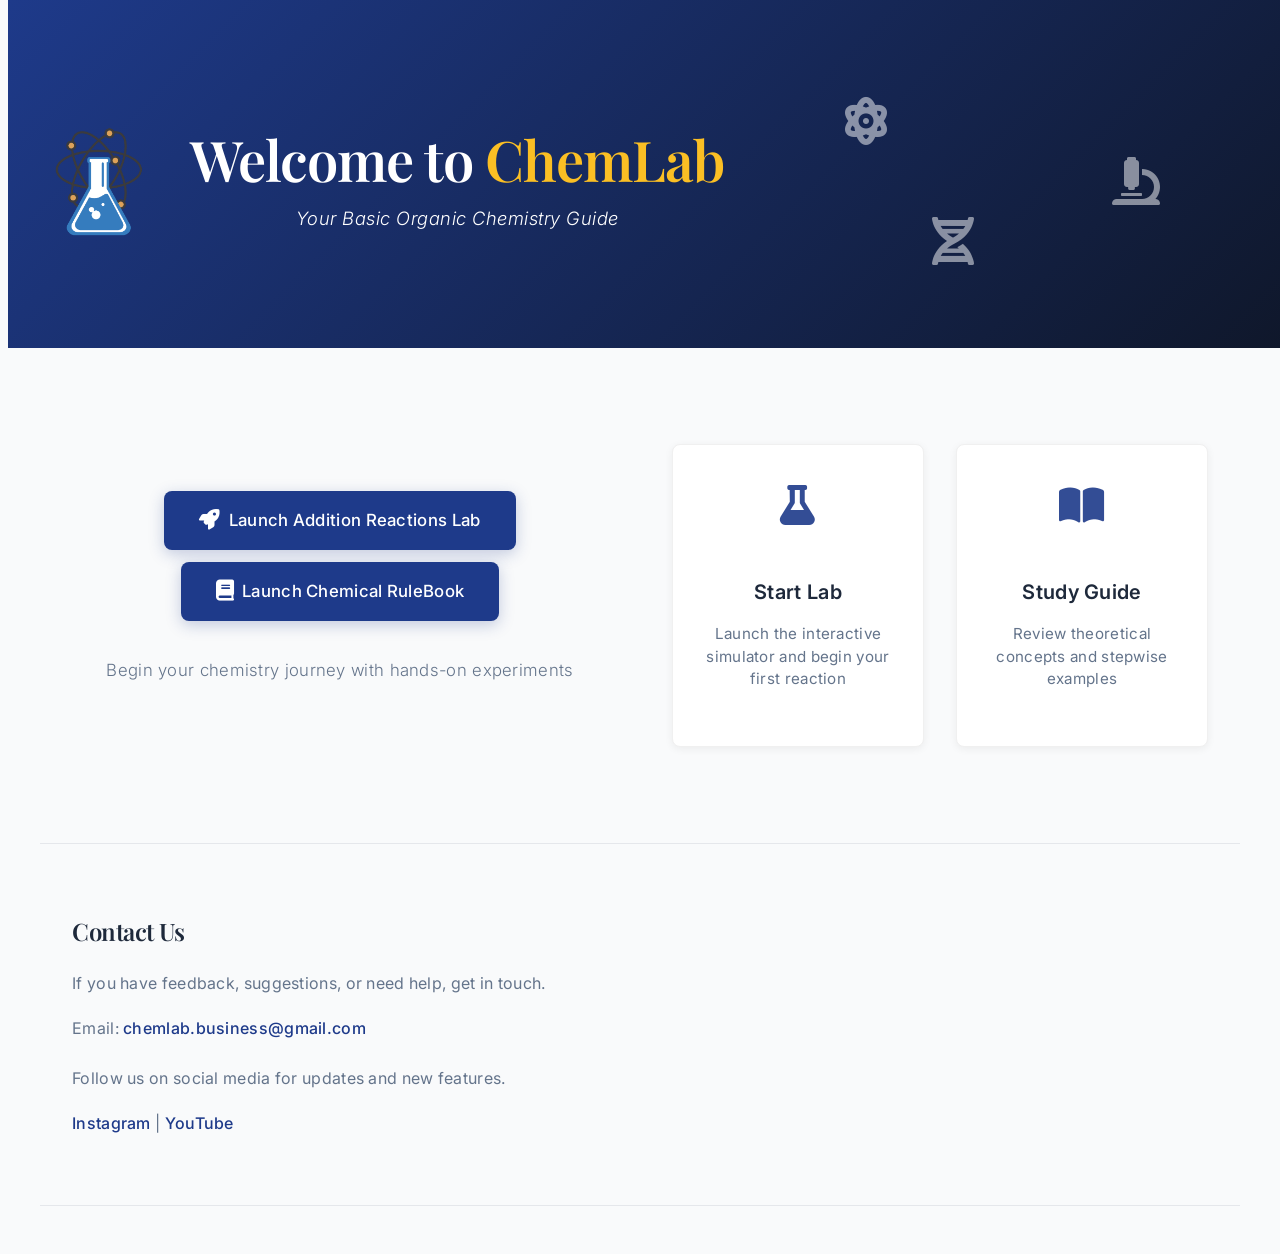
<file: index.html>
<!DOCTYPE html>
<html lang="en">
<head>
  <meta charset="UTF-8" />
  <meta name="viewport" content="width=device-width, initial-scale=1.0" />
  <title> ChemLab | Homepage </title>
  <link href="https://fonts.googleapis.com/css2?family=Inter:wght@300;500;600;700&family=Playfair+Display:wght@600&display=swap" rel="stylesheet">
  <link rel="stylesheet" href="style.css" />
  <link rel="stylesheet" href="https://cdnjs.cloudflare.com/ajax/libs/font-awesome/6.0.0/css/all.min.css">
</head>
<body>
  <main class="homepage">
    
<header class="hero-section">
  <div class="hero-content">
  <img src="images/Logo.PNG" alt="ChemLab Logo" style="height: 120px; flex-shrink: 0; margin-top: 1.5rem;">
  <div class="hero-text">
    <h1 class="animated-title">Welcome to <span>ChemLab</span></h1>
    <p class="hero-subtitle">Your Basic Organic Chemistry Guide</p>
  </div>
</div>
  <div class="hero-visual">
    <div class="floating-elements">
      <div class="floating-element" style="animation-delay: 0s"><i class="fas fa-atom"></i></div>
      <div class="floating-element" style="animation-delay: 1s"><i class="fas fa-dna"></i></div>
      <div class="floating-element" style="animation-delay: 2s"><i class="fas fa-microscope"></i></div>
    </div>
  </div>
</header>

    <section class="cta-section">
      <div class="cta-content">
        <a class="cta-button" href="app.html" title="Go to Simulator">
          <i class="fas fa-rocket"></i>
          Launch Addition Reactions Lab
        </a>

        <a class="cta-button" href="rulebook.html" title="Go to RuleBook">
          <i class="fas fa-book"></i>
          Launch Chemical RuleBook
        </a> 

        <p class="cta-description">Begin your chemistry journey with hands-on experiments</p>
      </div>
      
      <div class="cta-paths">
        <div class="path-option">
          <i class="fas fa-flask path-icon"></i>
          <h4>Start Lab</h4>
          <p>Launch the interactive simulator and begin your first reaction</p>
        </div>
        <div class="path-option">
          <i class="fas fa-book-open path-icon"></i>
          <h4>Study Guide</h4>
          <p>Review theoretical concepts and stepwise examples</p>
        </div>
      </div>
    </section>

    <footer class="contact-area">
      <h2>Contact Us</h2>
      <p>If you have feedback, suggestions, or need help, get in touch.</p>
      <address>
        Email: <a href="mailto:chemlab.business@gmail.com">chemlab.business@gmail.com</a><br />
      </address>
      <p>Follow us on social media for updates and new features.</p>
      <p>
        <a href="https://www.instagram.com/fxthi._.zx/" target="_blank">Instagram</a> | <a href="https://youtube.com/chemlab.com" target="_blank">YouTube</a>
      </p>
    </footer>
  </main>

  <script>
    // Add scroll animations
      const observerOptions = {
        threshold: 0.1,
        rootMargin: '0px 0px -50px 0px'
      };

      const observer = new IntersectionObserver((entries) => {
        entries.forEach(entry => {
          if (entry.isIntersecting) {
            entry.target.style.opacity = '1';
            entry.target.style.transform = 'translateY(0)';
          }
        });
      }, observerOptions);

      // Observe feature cards and other elements
      document.querySelectorAll('.path-option').forEach(card => {
        card.style.opacity = '0';
        card.style.transform = 'translateY(30px)';
        card.style.transition = 'opacity 0.6s ease, transform 0.6s ease';
        observer.observe(card);
      });
    ;
  </script>
</body>
</html>
</file>
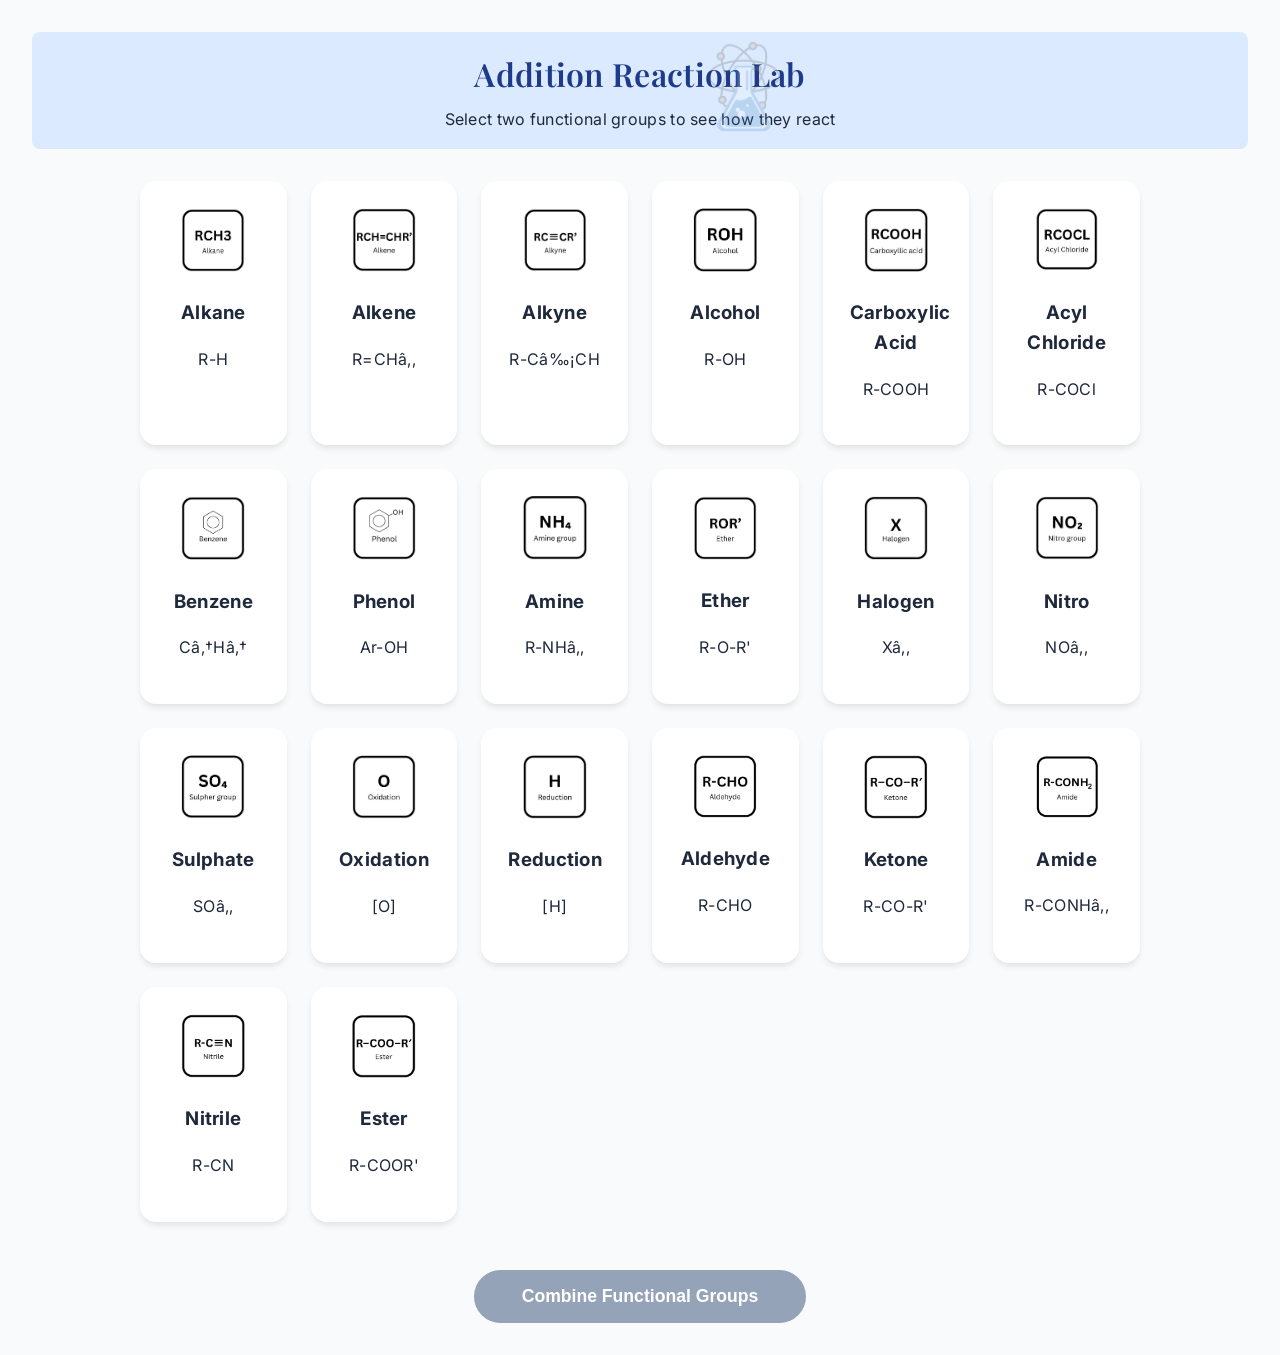
<file: app.html>
<!DOCTYPE html>
<html lang="en">
<head>
    <meta charset="UTF-8">
    <meta name="viewport" content="width=device-width, initial-scale=1.0">
    <title>Addition Reaction Lab</title>
    <link href="https://fonts.googleapis.com/css2?family=Inter:wght@300;500;600;700&family=Playfair+Display:wght@600&display=swap" rel="stylesheet">
    <link rel="stylesheet" href="https://cdnjs.cloudflare.com/ajax/libs/font-awesome/6.0.0/css/all.min.css">
    <link rel="stylesheet" href="style.css">
</head>
<body>
    <main id="home-page" class="view">
        <img src="images/Logo.PNG" alt="ChemLab Logo" style="height: 100px; position: absolute; top: 2.5rem; left: 43rem; z-index: 999; opacity: 0.20;">
        <header class="app-header">
            <h1>Addition Reaction Lab</h1>
            <p>Select two functional groups to see how they react</p>
        </header>

        <div id="element-grid" class="grid"></div>

        <div class="dock">
            <button id="combine-btn" disabled>Combine Functional Groups</button>
        </div>
    </main>

    <main id="result-page" class="view hidden">
    <div class="result-card">
        <div style="display: flex; justify-content: space-between; align-items: center;">
            <button class="back-btn" onclick="goToHome()">← Reset Addition Reaction Lab</button>
            <img src="images/Logo.PNG" alt="ChemLab Logo" style="height: 100px; opacity: 0.2;">
        </div>
            <h2 id="reaction-name">Reaction</h2>
            <div class="formula-display">
                <span id="formula-text"></span>
            </div>
            <div class="info-section">
                <h3>Scientific Explanation</h3>
                <p id="reaction-info"></p>
                <div class="fun-fact">
                    <strong>Pro Tip:</strong> <span id="reaction-fact"></span>
                </div>
            </div>
        </div>
    </main>

    <script src="elements.js"></script>
    <script src="script.js"></script>
</body>
</html>
</file>
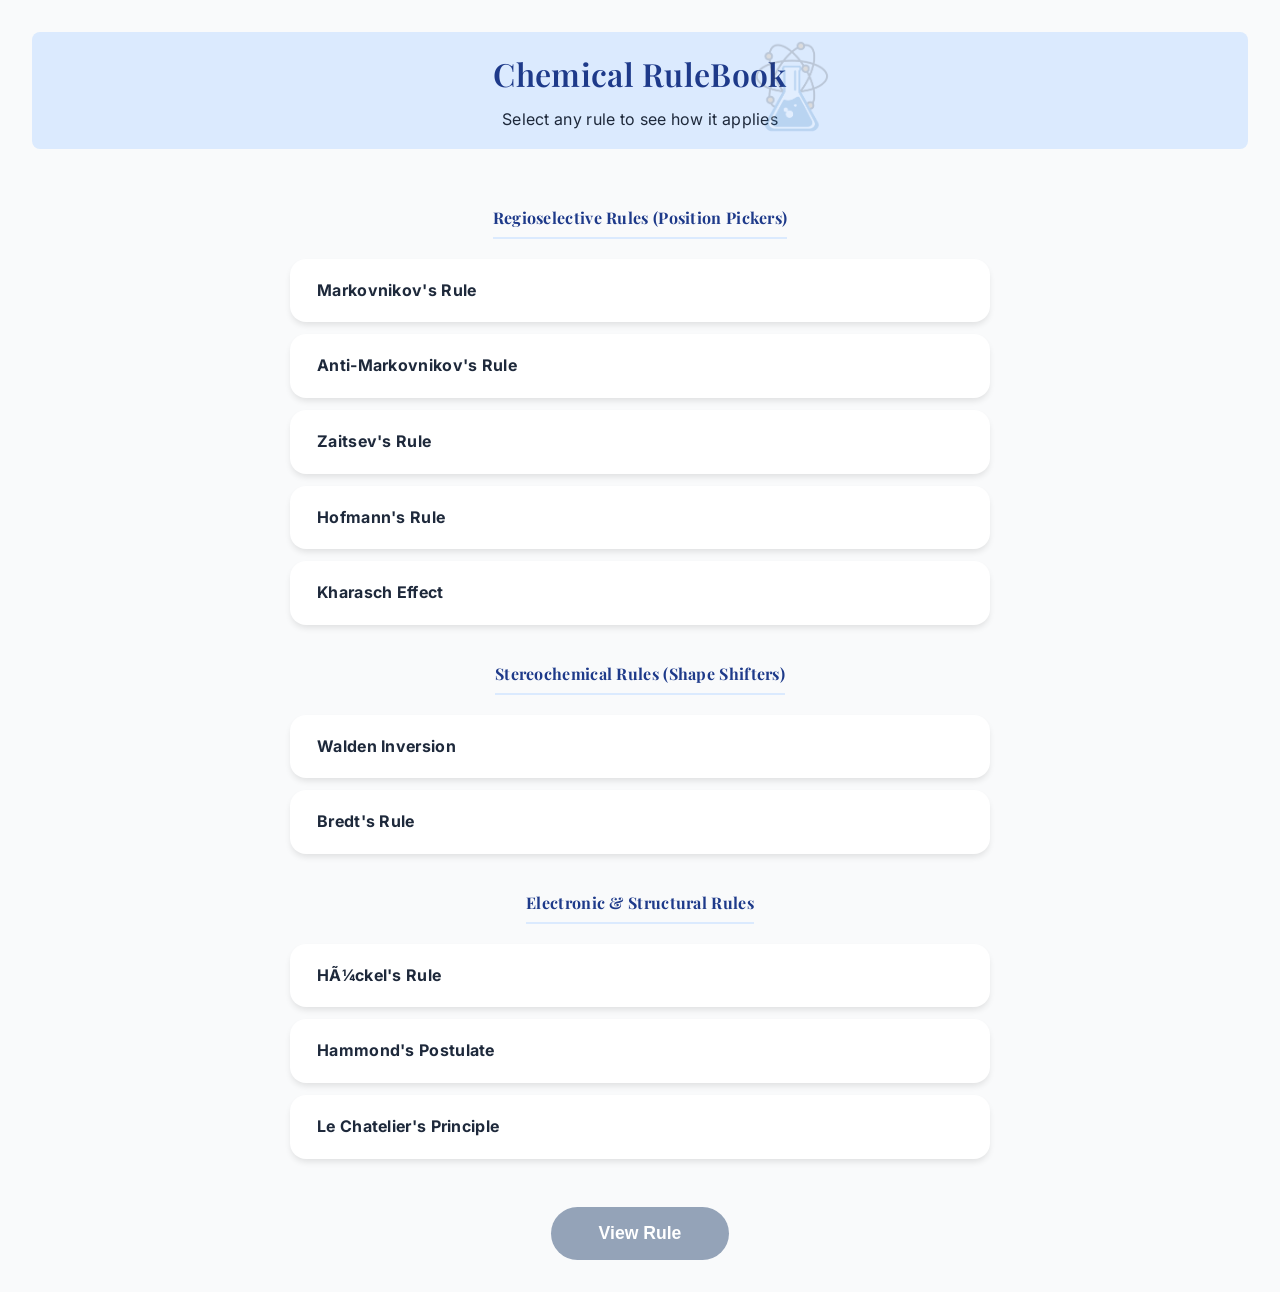
<file: rulebook.html>
<!DOCTYPE html>
<html lang="en">
<head>
    <meta charset="UTF-8">
    <meta name="viewport" content="width=device-width, initial-scale=1.0">
    <title>Chemical RuleBook</title>
    <link href="https://fonts.googleapis.com/css2?family=Inter:wght@300;500;600;700&family=Playfair+Display:wght@600&display=swap" rel="stylesheet">
    <link rel="stylesheet" href="https://cdnjs.cloudflare.com/ajax/libs/font-awesome/6.0.0/css/all.min.css">
    <link rel="stylesheet" href="style.css">
</head>
<body>
    <main id="home-page" class="view">
        <img src="images/Logo.PNG" alt="ChemLab Logo" style="height: 100px; position: absolute; top: 2.5rem; left: 46rem; z-index: 999; opacity: 0.20;">
        <header class="app-header">
            <h1>Chemical RuleBook</h1>
            <p>Select any rule to see how it applies</p>
        </header>

        <div id="element-grid" class="grid"></div>

        <div class="dock">
           <button id="combine-btn" disabled>View Rule</button>
        </div>
    </main>

     <main id="result-page" class="view hidden">
    <div class="result-card">
        <div style="display: flex; justify-content: space-between; align-items: center;">
            <button class="back-btn" onclick="goToHome()">← Reset ChemicalRuleBook</button>
            <img src="images/Logo.PNG" alt="ChemLab Logo" style="height: 100px; opacity: 0.2;">
        </div>
        <div class="info-section">
            <h3>Theory</h3>
            <p id="formula-text"></p>

            <h3 style="margin-top: 1.5rem;">Example 1</h3>
            <div class="formula-display" style="font-size: 1.1rem; padding: 1rem 1.5rem; margin-bottom: 0.75rem;">
                <span id="ex1-formula"></span>
            </div>
            <p id="reaction-info" style="color: var(--light);"></p>

            <h3 style="margin-top: 1.5rem;">Example 2</h3>
            <div class="formula-display" style="font-size: 1.1rem; padding: 1rem 1.5rem; margin-bottom: 0.75rem;">
                <span id="ex2-formula"></span>
            </div>
            <p id="reaction-fact" style="color: var(--light);"></p>
        </div>
    </div>

</main><main id="result-page" class="view hidden">
    <div class="result-card">
        <button class="back-btn" onclick="goToHome()">← Back to RuleBook</button>
        <h2 id="reaction-name"></h2>

        <div class="info-section">
            <h3>Theory</h3>
            <p id="formula-text"></p>

            <h3 style="margin-top: 1.5rem;">Example 1</h3>
            <div class="formula-display" style="font-size: 1.1rem; padding: 1rem 1.5rem; margin-bottom: 0.75rem;">
                <span id="ex1-formula"></span>
            </div>
            <p id="reaction-info" style="color: var(--light);"></p>

            <h3 style="margin-top: 1.5rem;">Example 2</h3>
            <div class="formula-display" style="font-size: 1.1rem; padding: 1rem 1.5rem; margin-bottom: 0.75rem;">
                <span id="ex2-formula"></span>
            </div>
            <p id="reaction-fact" style="color: var(--light);"></p>
        </div>
    </div>
</main>

    <script src="rules.js"></script>
    <script src="rulebook.js"></script>
</body>
</html>
</file>
<file: style.css>
:root {
    --bg: #f9fafb;
    --card: #ffffff;
    --primary: #1e3a8a;
    --dark: #1e293b;
    --light: #64748b;
}

body {
    font-family: 'Inter', 'Segoe UI', Tahoma, Geneva, Verdana, sans-serif;
    background-color: var(--bg);
    margin: 0;
    color: var(--dark);
    line-height: 1.6;
    letter-spacing: 0.3px;
}

.view { padding: 2rem; transition: opacity 0.3s ease; }
.hidden { display: none; }

header { text-align: center; margin-bottom: 3rem; }
header h1 span { color: var(--primary); }

.app-header {
    background: #dbeafe;
    padding: 1rem;
    text-align: center;
    border-radius: 8px;
    margin-bottom: 2rem;
}

.app-header h1 {
    font-family: 'Playfair Display', serif;
    font-weight: 600;
    color: var(--primary);
    margin: 0;
}

.app-header p {
    font-family: 'Inter', sans-serif;
    color: var(--dark);
    margin: 0.5rem 0 0 0;
}

.grid {
    display: grid;
    grid-template-columns: repeat(auto-fit, minmax(140px, 1fr));
    gap: 1.5rem;
    max-width: 1000px;
    margin: 0 auto;
}

.element-card {
    background: var(--card);
    padding: 1.5rem;
    border-radius: 1rem;
    text-align: center;
    cursor: pointer;
    border: 3px solid transparent;
    box-shadow: 0 4px 6px -1px rgb(0 0 0 / 0.1);
    transition: all 0.2s ease;
}

.element-card:hover { transform: translateY(-5px); }
.element-card.selected { border-color: var(--primary); background: #dbeafe; }

.dock { text-align: center; margin-top: 3rem; }
#combine-btn {
    background: var(--primary);
    color: white;
    border: none;
    padding: 1rem 3rem;
    border-radius: 2rem;
    font-size: 1.1rem;
    font-weight: bold;
    cursor: pointer;
    box-shadow: 0 10px 15px -3px rgba(30, 58, 138, 0.3);
}

#combine-btn:disabled { background: #94a3b8; cursor: not-allowed; box-shadow: none; }

/* Result Page Styling */
.result-card {
    max-width: 700px;
    margin: 2rem auto;
    background: var(--card);
    padding: 2.5rem;
    border-radius: 1.5rem;
    box-shadow: 0 20px 25px -5px rgb(0 0 0 / 0.1);
}

.formula-display {
    background: var(--dark);
    color: white;
    padding: 2rem;
    border-radius: 1rem;
    font-size: 2.5rem;
    text-align: center;
    margin: 1.5rem 0;
    letter-spacing: 2px;
}

.back-btn { background: var(--primary); color: white; border: none; padding: 0.5rem 1rem; border-radius: 0.5rem; cursor: pointer; font-weight: 500; transition: all 0.3s ease; }
.back-btn:hover { background: #0f172a; }
.fun-fact { background: #dbeafe; padding: 1rem; border-left: 4px solid var(--primary); margin-top: 2rem; }

.result-card h2 {
    font-family: 'Playfair Display', serif;
    font-weight: 600;
    color: var(--primary);
    font-size: 2rem;
    margin-bottom: 1rem;
}

.info-section h3 {
    font-family: 'Playfair Display', serif;
    font-weight: 600;
    color: var(--dark);
    font-size: 1.25rem;
    margin-bottom: 1rem;
}

.info-section p {
    font-family: 'Inter', sans-serif;
    color: var(--light);
    line-height: 1.6;
}

.fun-fact strong {
    font-family: 'Playfair Display', serif;
    color: var(--dark);
}

.homepage {
    max-width: 1200px;
    margin: 0 auto;
    background: var(--bg);
}

/* Hero Section */
.hero-section {
    background: linear-gradient(135deg, var(--primary) 0%, #0f172a 100%);
    color: white;
    padding: 1.5rem 4rem;
    display: flex;
    align-items: stretch;
    justify-content: flex-start;
    position: relative;
    overflow: hidden;
    width: 100%;
    margin-left: -2rem;
    margin-right: -2rem;
    padding-left: 1.5rem;
}
.hero-content {
    flex: 1;
    display: flex;
    flex-direction: row;
    align-items: center;
    gap: 1.5rem;
    min-width: 0;
}

.hero-content img {
    height: 80px;
    width: auto;
    flex-shrink: 0;
}

.hero-content .hero-text {
    display: flex;
    flex-direction: column;
    justify-content: center;
}

.animated-title {
    font-size: 3.5rem;
    margin: 0;
    font-weight: 600;
    font-family: 'Playfair Display', 'Inter', serif;
    animation: fadeInUp 1s ease-out;
    letter-spacing: -1px;
    white-space: nowrap;
}

.animated-title span {
    color: #fbbf24;
}

.hero-subtitle {
    font-size: 1.15rem;
    margin: 0;
    opacity: 0.85;
    font-weight: 300;
    font-style: italic;
    letter-spacing: 0.5px;
    animation: fadeInUp 1s ease-out 0.2s both;
}

.hero-visual {
    flex: 1;
    position: relative;
    height: 300px;
}

.floating-elements {
    position: absolute;
    width: 100%;
    height: 100%;
}

.floating-element {
    position: absolute;
    font-size: 3rem;
    opacity: 0.5;
    animation: float 8s ease-in-out infinite;
}

.floating-element:nth-child(1) { top: 20%; left: 35%; }
.floating-element:nth-child(2) { top: 60%; left: 50%; }
.floating-element:nth-child(3) { top: 40%; left: 80%; }

@keyframes float {
    0%, 100% { transform: translateY(0px); }
    50% { transform: translateY(-20px); }
}

@keyframes fadeInUp {
    from {
        opacity: 0;
        transform: translateY(30px);
    }
    to {
        opacity: 1;
        transform: translateY(0);
    }
}

/* CTA Section */
.cta-section {
    padding: 3rem 2rem;
    background: var(--bg);
    margin: 1rem 0;
    display: flex;
    align-items: center;
    justify-content: space-between;
    gap: 4rem;
}

.cta-content {
    flex: 1;
    text-align: center;
    display: flex;
    flex-direction: column;
    align-items: center;
    gap: 12px;
}

.cta-button {
    display: inline-flex;
    align-items: center;
    gap: 0.5rem;
    background: var(--primary);
    color: white;
    padding: 1rem 2.2rem;
    border-radius: 8px;
    text-decoration: none;
    font-weight: 500;
    font-size: 1.05rem;
    transition: all 0.3s ease;
    box-shadow: 0 4px 15px rgba(30, 58, 138, 0.25);
    border: none;
    cursor: pointer;
}

.cta-button:hover {
    transform: translateY(-2px);
    box-shadow: 0 8px 25px rgba(30, 58, 138, 0.35);
    background: #0f172a;
}

.cta-button i {
    font-size: 1.3rem;
}

.cta-description {
    margin-top: 1.5rem;
    color: var(--light);
    font-size: 1.05rem;
    font-weight: 300;
}

.cta-paths {
    flex: 1;
    display: grid;
    grid-template-columns: 1fr 1fr;
    gap: 2rem;
}

.path-option {
    background: var(--card);
    padding: 2.5rem 2rem;
    border-radius: 8px;
    text-align: center;
    transition: all 0.3s ease;
    box-shadow: 0 2px 8px rgba(0,0,0,0.06);
    border: 1px solid #f0f0f0;
}

.path-option:hover {
    transform: translateY(-4px);
    box-shadow: 0 8px 20px rgba(0,0,0,0.1);
    border-color: #e0e0e0;
}

.path-option .path-icon {
    font-size: 2.5rem;
    color: var(--primary);
    margin-bottom: 1.5rem;
    opacity: 0.9;
}

.path-option h4 {
    font-size: 1.25rem;
    margin-bottom: 0.75rem;
    color: var(--dark);
    font-weight: 600;
}

.path-option p {
    color: var(--light);
    line-height: 1.5;
    font-size: 0.95rem;
}

/* Footer */

/* Responsive Design */
@media (max-width: 768px) {
    .hero-section {
        flex-direction: column;
        text-align: center;
        padding: 2rem 1rem;
    }

    .animated-title {
        font-size: 2.5rem;
    }

    .hero-visual {
        height: 200px;
    }

    .cta-section {
        flex-direction: column;
        gap: 2rem;
    }

    .cta-paths {
        grid-template-columns: 1fr;
    }
}

@media (max-width: 480px) {
    .hero-section {
        padding: 1.5rem 1rem;
    }

    .animated-title {
        font-size: 2rem;
    }

    .cta-section {
        margin: 1rem;
        padding: 2rem 1rem;
    }

    .cta-button {
        padding: 1rem 2rem;
        font-size: 1rem;
    }
}

/* Footer */
.contact-area {
    padding: 3rem 2rem;
    text-align: left;
    margin: 3rem 0;
    border-top: 1px solid #e5e7eb;
    border-bottom: 1px solid #e5e7eb;
}

.contact-area h2 {
    font-size: 1.5rem;
    margin-bottom: 1.25rem;
    font-weight: 600;
    font-family: 'Playfair Display', 'Inter', serif;
    letter-spacing: -0.5px;
}

.contact-area p {
    margin-bottom: 1.25rem;
    color: var(--light);
    line-height: 1.6;
}

.contact-area address {
    font-style: normal;
    margin-bottom: 1.5rem;
    color: var(--light);
}

.contact-area a {
    color: var(--primary);
    text-decoration: none;
    transition: all 0.3s ease;
    font-weight: 500;
}

.contact-area a:hover {
    color: #0f172a;
    text-decoration: underline;
}
</file>
